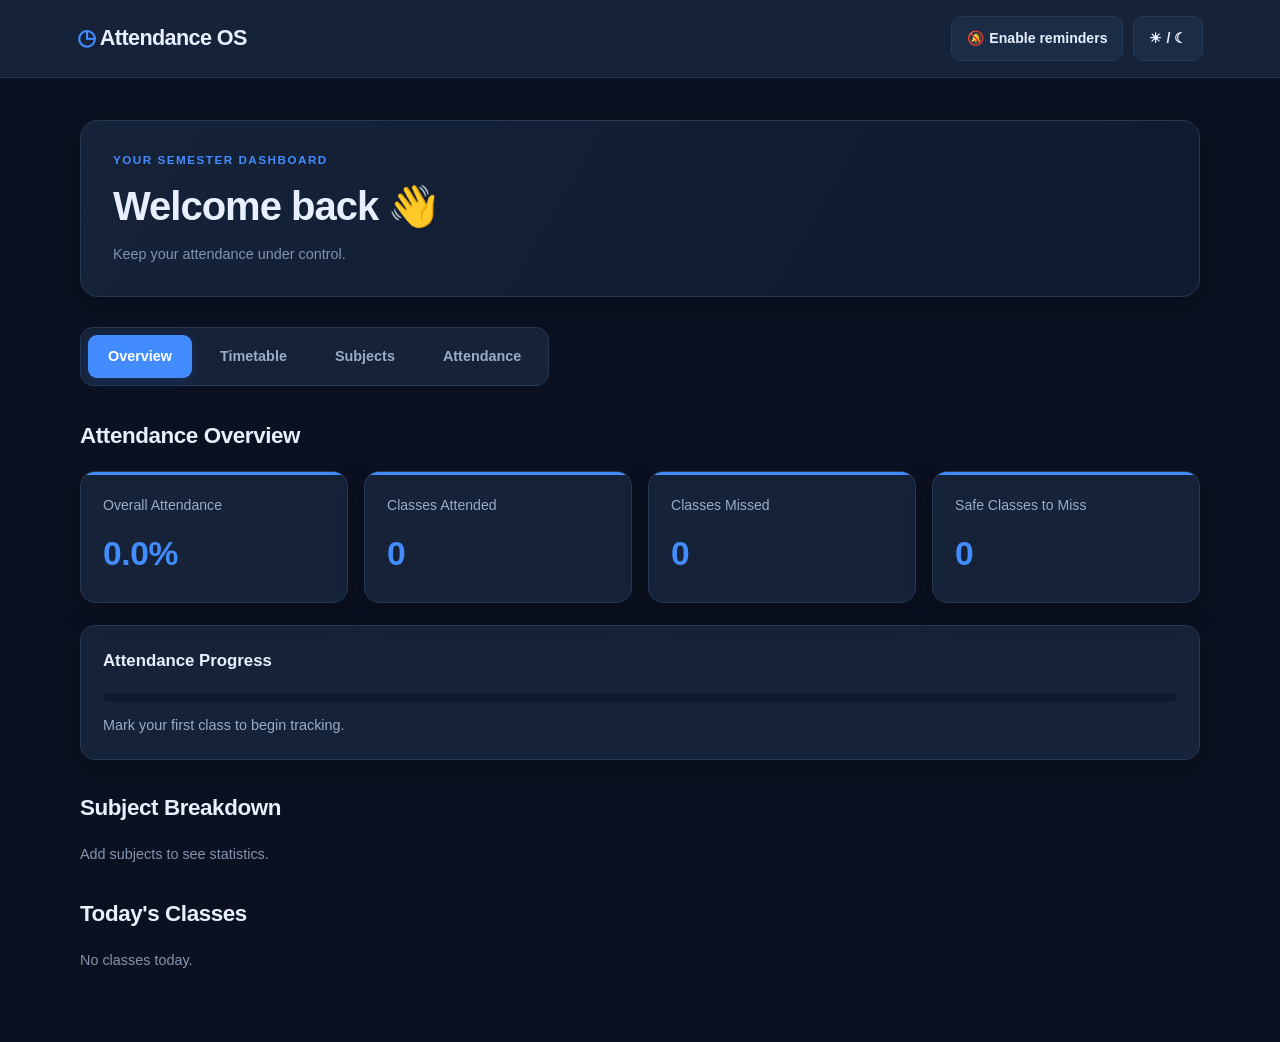
<file: index.html>
<!DOCTYPE html>
<html lang="en">
<head>
    <meta charset="UTF-8">
    <meta name="viewport" content="width=device-width, initial-scale=1.0">
    <title>Campus Attendance — Overview</title>
    <meta name="theme-color" content="#0b1120">
    <meta name="apple-mobile-web-app-capable" content="yes">
    <meta name="apple-mobile-web-app-status-bar-style" content="black-translucent">
    <link rel="manifest" href="manifest.json">
    <link rel="apple-touch-icon" href="icons/icon-192.png">
    <link rel="stylesheet" href="style.css">
    <script src="app.js" defer></script>
</head>
<body>
<header>
    <div class="logo">◷ Attendance OS</div>
    <div class="header-actions">
        <button id="reminderBtn" type="button">🔔 Enable reminders</button>
        <button id="themeBtn" type="button" aria-label="Toggle colour theme">☀ / ☾</button>
    </div>
</header>

<main>
    <section class="welcome">
        <div>
            <p class="muted">YOUR SEMESTER DASHBOARD</p>
            <h1>Welcome back 👋</h1>
            <p class="muted">Keep your attendance under control.</p>
        </div>
    </section>

    <nav>
        <a class="tab active" href="index.html">Overview</a>
        <a class="tab" href="timetable.html">Timetable</a>
        <a class="tab" href="subjects.html">Subjects</a>
        <a class="tab" href="attendance.html">Attendance</a>
    </nav>

    <section>
        <h2>Attendance Overview</h2>
        <div class="stats">
            <div class="card"><p>Overall Attendance</p><h2 id="overall">0%</h2></div>
            <div class="card"><p>Classes Attended</p><h2 id="present">0</h2></div>
            <div class="card"><p>Classes Missed</p><h2 id="absent">0</h2></div>
            <div class="card"><p>Safe Classes to Miss</p><h2 id="safe">0</h2></div>
        </div>

        <div class="card progress-card">
            <h3>Attendance Progress</h3>
            <div class="progress"><div id="progressBar"></div></div>
            <p id="status">Target: 75%</p>
        </div>

        <h2>Subject Breakdown</h2>
        <div id="subjectStats" class="subject-grid"></div>

        <h2>Today's Classes</h2>
        <div id="todayClasses"></div>
    </section>
</main>
</body>
</html>
</file>
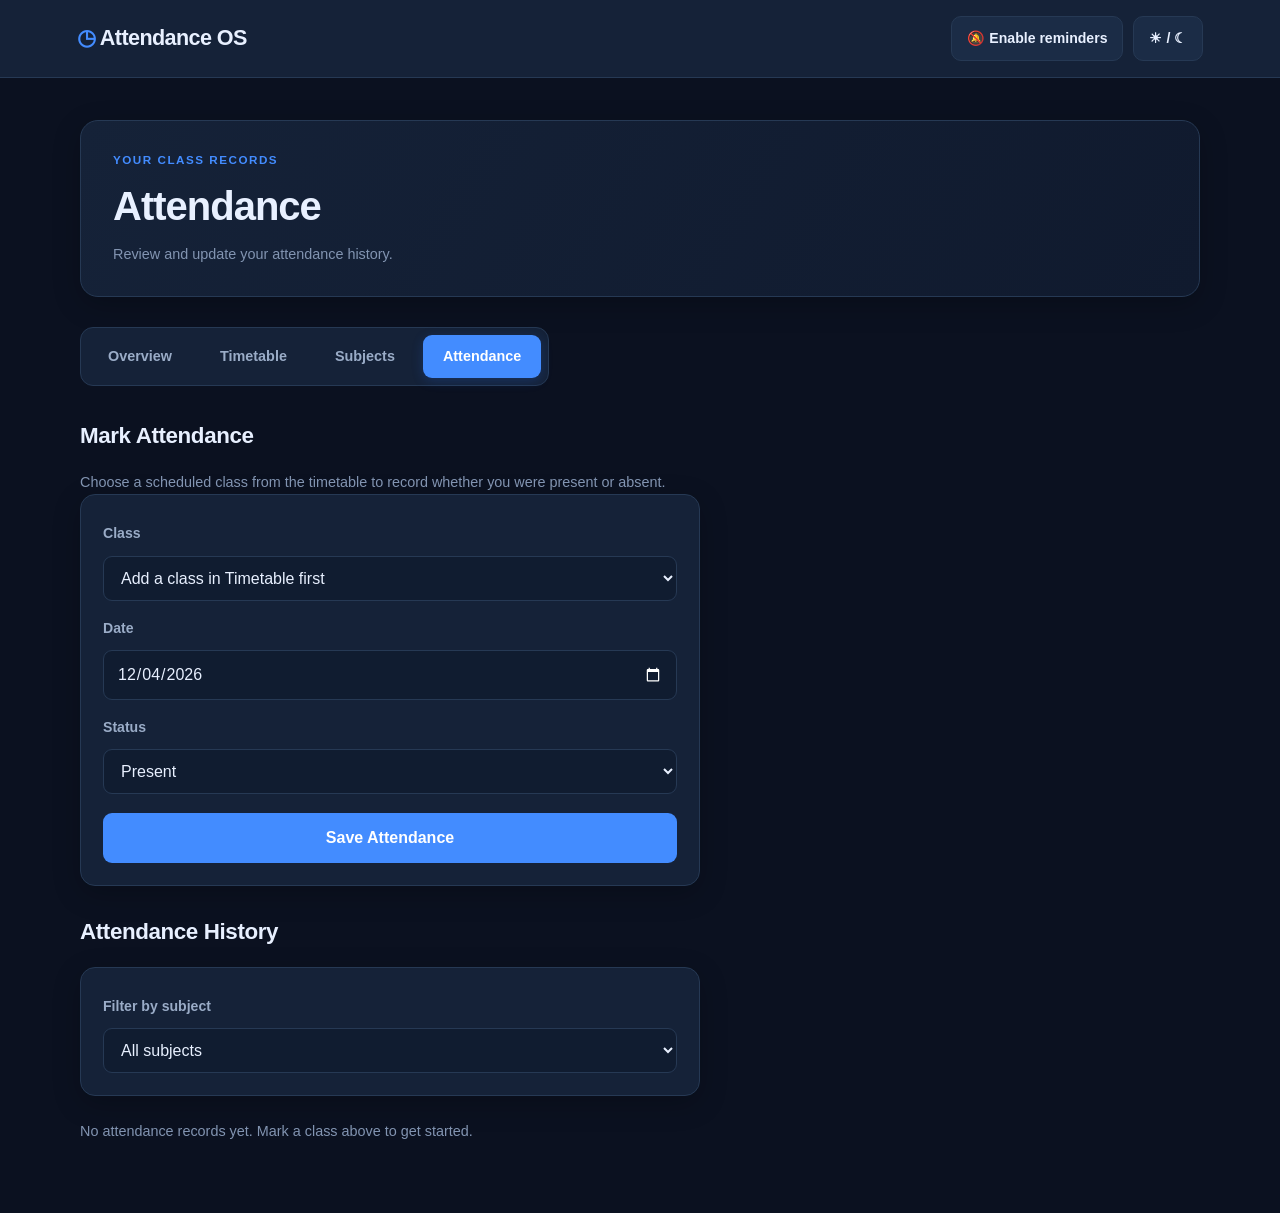
<file: attendance.html>
<!DOCTYPE html>
<html lang="en">
<head>
    <meta charset="UTF-8">
    <meta name="viewport" content="width=device-width, initial-scale=1.0">
    <title>Campus Attendance — Attendance</title>
    <meta name="theme-color" content="#0b1120">
    <meta name="apple-mobile-web-app-capable" content="yes">
    <meta name="apple-mobile-web-app-status-bar-style" content="black-translucent">
    <link rel="manifest" href="manifest.json">
    <link rel="apple-touch-icon" href="icons/icon-192.png">
    <link rel="stylesheet" href="style.css">
    <script src="app.js" defer></script>
</head>
<body>
<header>
    <div class="logo">◷ Attendance OS</div>
    <div class="header-actions">
        <button id="reminderBtn" type="button">🔔 Enable reminders</button>
        <button id="themeBtn" type="button" aria-label="Toggle colour theme">☀ / ☾</button>
    </div>
</header>

<main>
    <section class="welcome">
        <div>
            <p class="muted">YOUR CLASS RECORDS</p>
            <h1>Attendance</h1>
            <p class="muted">Review and update your attendance history.</p>
        </div>
    </section>

    <nav>
        <a class="tab" href="index.html">Overview</a>
        <a class="tab" href="timetable.html">Timetable</a>
        <a class="tab" href="subjects.html">Subjects</a>
        <a class="tab active" href="attendance.html">Attendance</a>
    </nav>

    <section>
        <h2>Mark Attendance</h2>
        <p class="muted">Choose a scheduled class from the timetable to record whether you were present or absent.</p>
        <div class="card form">
            <label for="recordClass">Class</label>
            <select id="recordClass"></select>

            <label for="recordDate">Date</label>
            <input type="date" id="recordDate">

            <label for="recordStatus">Status</label>
            <select id="recordStatus">
                <option value="Present">Present</option>
                <option value="Absent">Absent</option>
            </select>

            <button class="primary" id="saveAttendance" type="button">Save Attendance</button>
        </div>

        <h2>Attendance History</h2>
        <div class="card form">
            <label for="filterSubject">Filter by subject</label>
            <select id="filterSubject">
                <option value="all">All subjects</option>
            </select>
        </div>
        <div id="attendanceHistory"></div>
    </section>
</main>
</body>
</html>
</file>
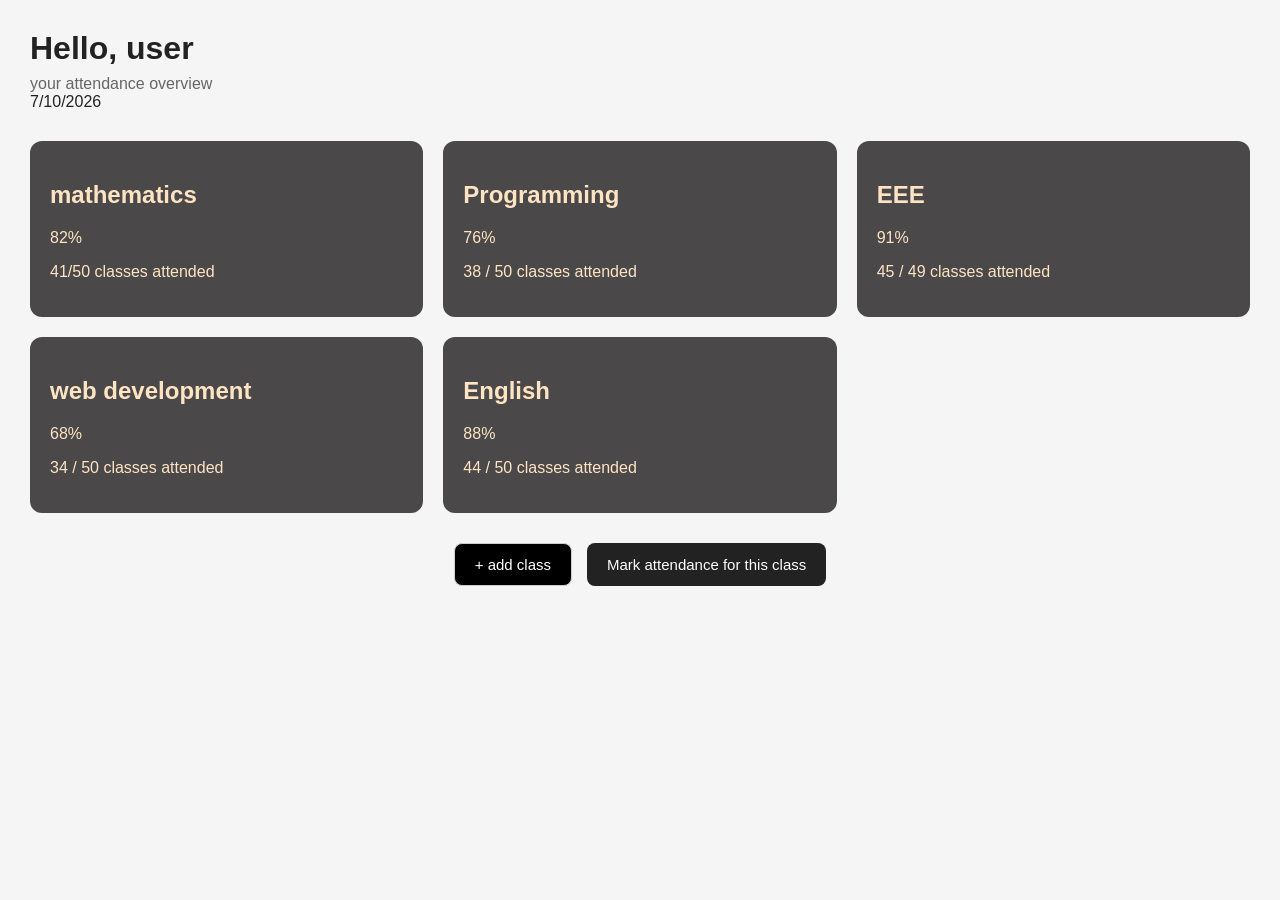
<file: home page.html>
<!DOCTYPE html>
<html>
<header class="dashboard">
    <div>
        <h1>Hello, <span id="username">user</span></h1>
        <p>your attendance overview</p>
    </div>
    <div class="date">
        <span id="date">7/10/2026</span>
    </div>
    <link rel="stylesheet" href="home page.css">
</head>
</header>
<main>

<section class="attendance-grid">
    <div class="attendance-card">
    <h2>mathematics</h2>
    <div class="percentage">82%</div>
    <p>41/50 classes attended</p>
</div>
<div class="attendance-card">
        <h2>Programming</h2>
        <div class="percentage">76%</div>
        <p>38 / 50 classes attended</p>
    </div>

    <div class="attendance-card">
        <h2>EEE</h2>
        <div class="percentage">91%</div>
        <p>45 / 49 classes attended</p>
    </div>

    <div class="attendance-card">
        <h2>web development</h2>
        <div class="percentage">68%</div>
        <p>34 / 50 classes attended</p>
    </div>

    <div class="attendance-card">
        <h2>English</h2>
        <div class="percentage">88%</div>
        <p>44 / 50 classes attended</p>
    </div>
</section>
<div class="actions">
<button id="add-class">+ add class</button>
<button id="mark-attendance">Mark attendance for this class</button>
</div>
</main>
</html>
</file>
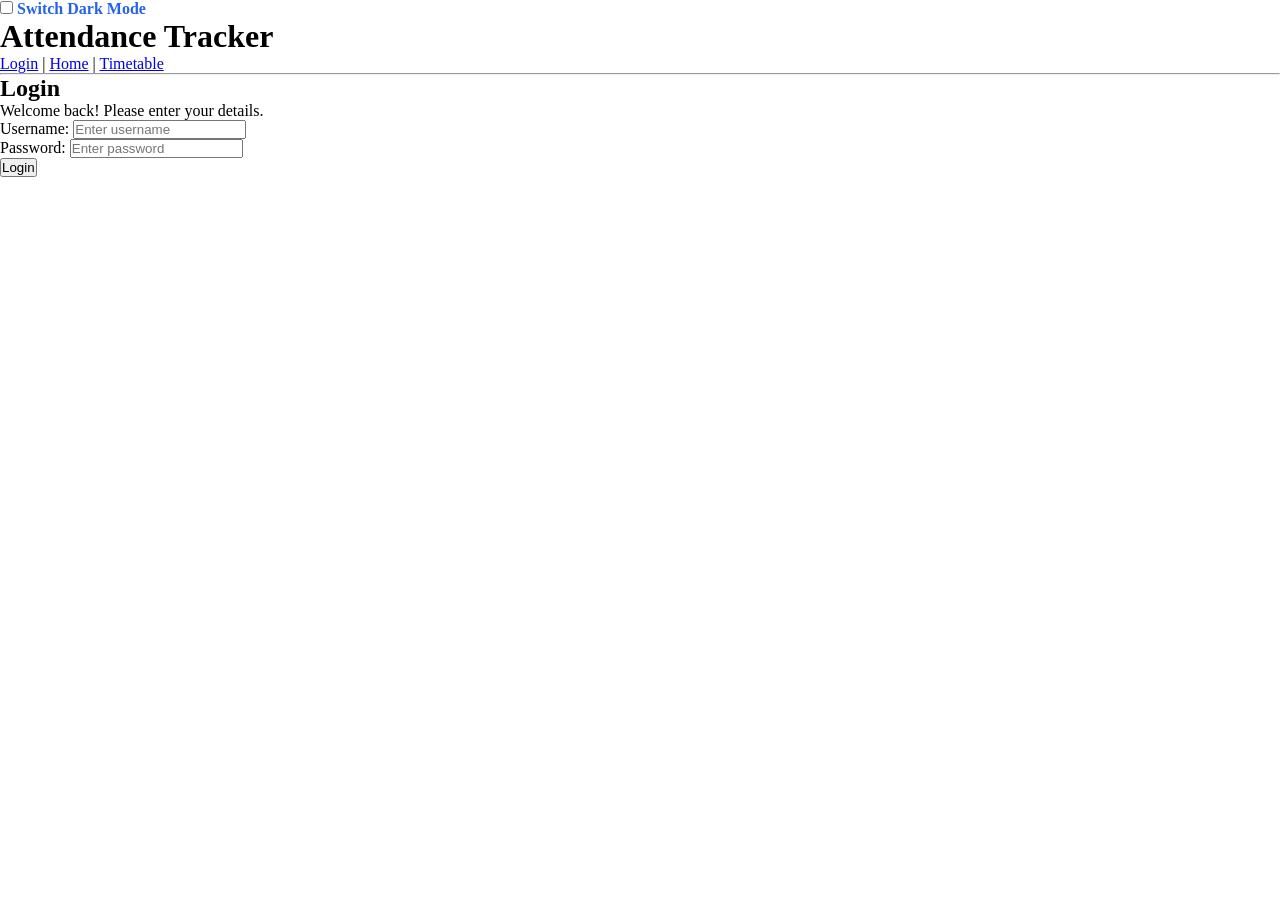
<file: login.html>
<!DOCTYPE html>
<link rel="stylesheet" href="login.css">
<html>
<head>
    <title>Login - Attendance Tracker</title>
</head>

<body>
    <input type="checkbox" id="theme">
<label for="theme" class="a">Switch Dark Mode</label>
<div class="page">


    <h1>Attendance Tracker</h1>

    <nav>
        <a href="login.html">Login</a> |
        <a href="index.html">Home</a> |
        <a href="timetable.html">Timetable</a>
    </nav>

    <hr>

    <h2>Login</h2>
    <p>Welcome back! Please enter your details.</p>

    <form>
        <p>
            <label>Username:</label>
            <input type="text" name="username" placeholder="Enter username" required>
        </p>

        <p>
            <label>Password:</label>
            <input type="password" name="password" placeholder="Enter password" required>
        </p>

        <p>
            <button type="button">Login</button>
        </p>
    </form>
    </div>

</body>
</html>
</file>
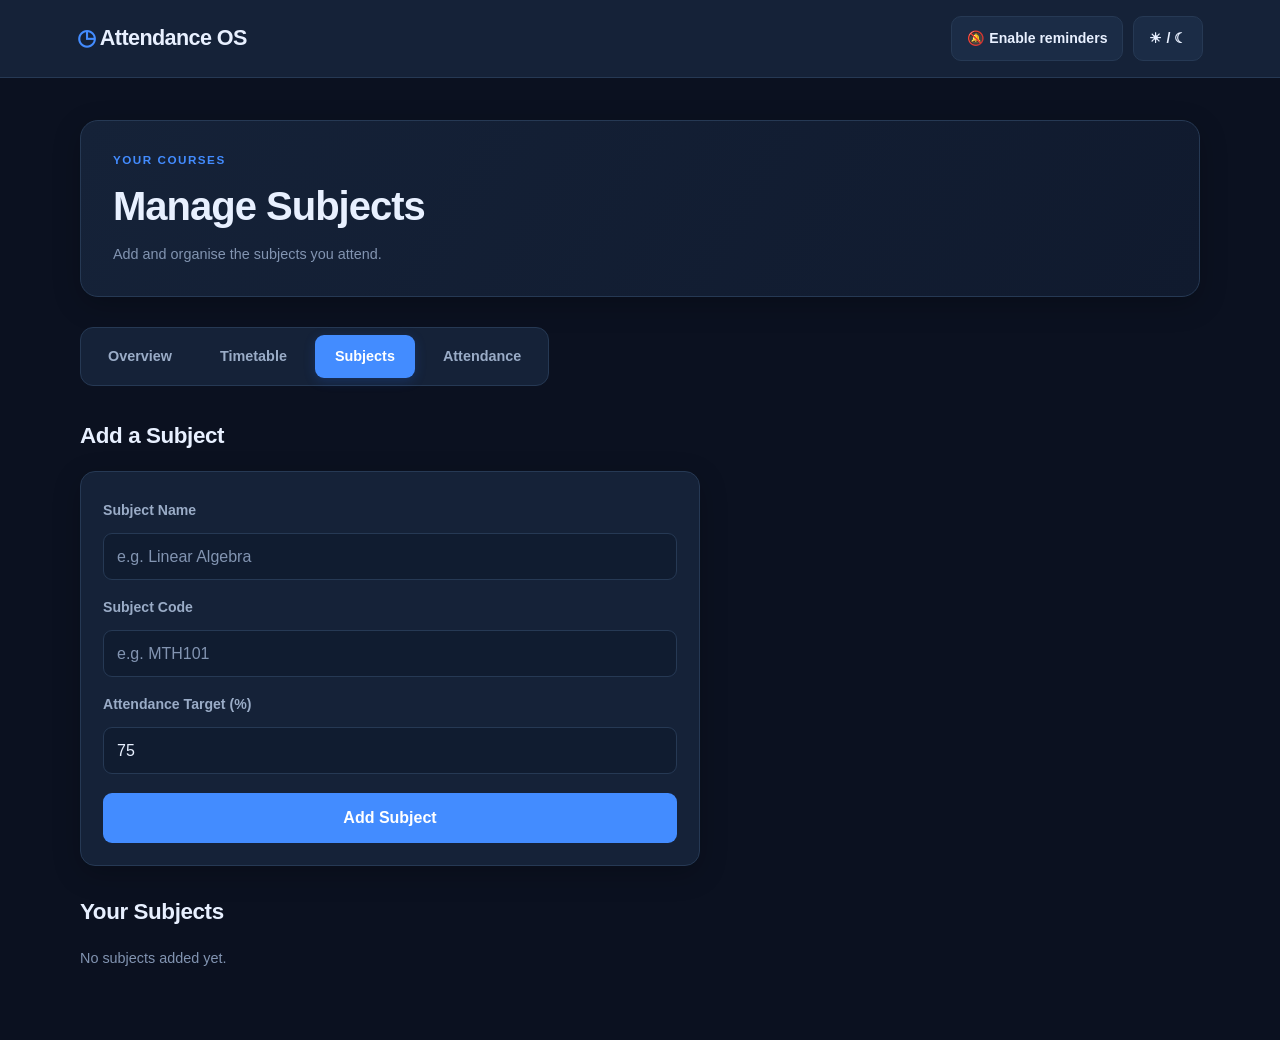
<file: subjects.html>
<!DOCTYPE html>
<html lang="en">
<head>
    <meta charset="UTF-8">
    <meta name="viewport" content="width=device-width, initial-scale=1.0">
    <title>Campus Attendance — Subjects</title>
    <meta name="theme-color" content="#0b1120">
    <meta name="apple-mobile-web-app-capable" content="yes">
    <meta name="apple-mobile-web-app-status-bar-style" content="black-translucent">
    <link rel="manifest" href="manifest.json">
    <link rel="apple-touch-icon" href="icons/icon-192.png">
    <link rel="stylesheet" href="style.css">
    <script src="app.js" defer></script>
</head>
<body>
<header>
    <div class="logo">◷ Attendance OS</div>
    <div class="header-actions">
        <button id="reminderBtn" type="button">🔔 Enable reminders</button>
        <button id="themeBtn" type="button" aria-label="Toggle colour theme">☀ / ☾</button>
    </div>
</header>

<main>
    <section class="welcome">
        <div>
            <p class="muted">YOUR COURSES</p>
            <h1>Manage Subjects</h1>
            <p class="muted">Add and organise the subjects you attend.</p>
        </div>
    </section>

    <nav>
        <a class="tab" href="index.html">Overview</a>
        <a class="tab" href="timetable.html">Timetable</a>
        <a class="tab active" href="subjects.html">Subjects</a>
        <a class="tab" href="attendance.html">Attendance</a>
    </nav>

    <section>
        <h2>Add a Subject</h2>
        <div class="card form">
            <label for="subjectName">Subject Name</label>
            <input type="text" id="subjectName" placeholder="e.g. Linear Algebra">

            <label for="subjectCode">Subject Code</label>
            <input type="text" id="subjectCode" placeholder="e.g. MTH101">

            <label for="target">Attendance Target (%)</label>
            <input type="number" id="target" value="75" min="1" max="100">

            <button class="primary" id="addSubject" type="button">Add Subject</button>
        </div>

        <h2>Your Subjects</h2>
        <div id="subjectList"></div>
    </section>
</main>
</body>
</html>
</file>
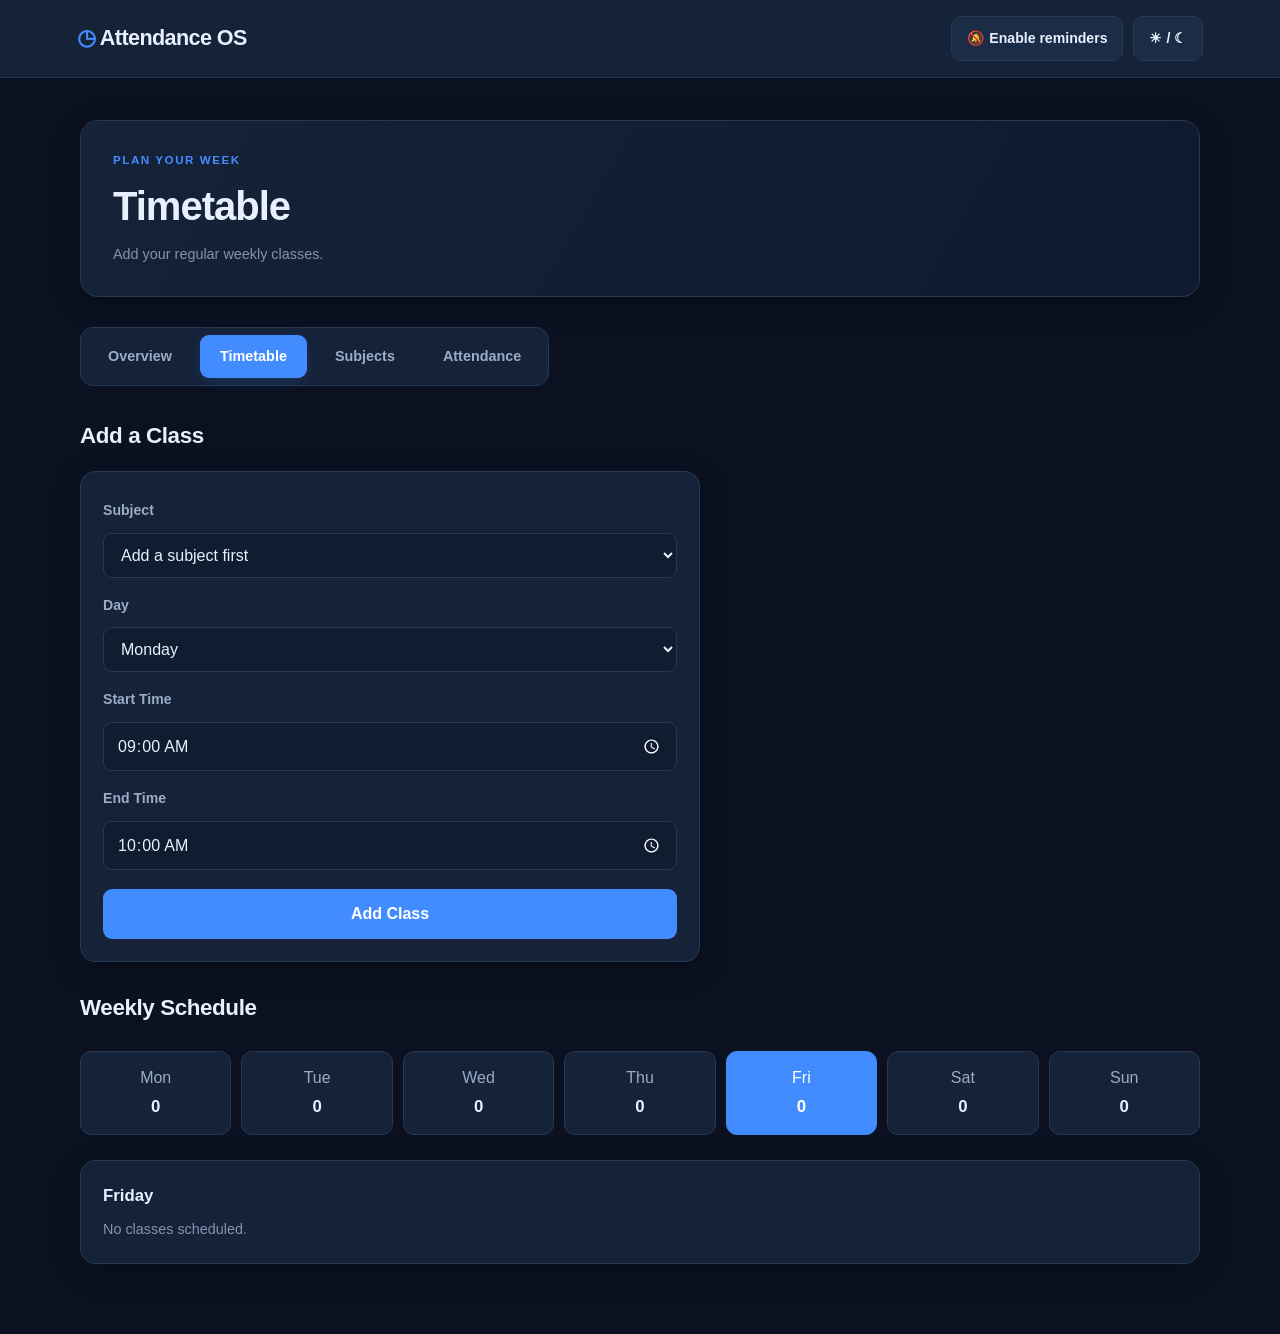
<file: timetable.html>
<!DOCTYPE html>
<html lang="en">
<head>
    <meta charset="UTF-8">
    <meta name="viewport" content="width=device-width, initial-scale=1.0">
    <title>Campus Attendance — Timetable</title>
    <meta name="theme-color" content="#0b1120">
    <meta name="apple-mobile-web-app-capable" content="yes">
    <meta name="apple-mobile-web-app-status-bar-style" content="black-translucent">
    <link rel="manifest" href="manifest.json">
    <link rel="apple-touch-icon" href="icons/icon-192.png">
    <link rel="stylesheet" href="style.css">
    <script src="app.js" defer></script>
</head>
<body>
<header>
    <div class="logo">◷ Attendance OS</div>
    <div class="header-actions">
        <button id="reminderBtn" type="button">🔔 Enable reminders</button>
        <button id="themeBtn" type="button" aria-label="Toggle colour theme">☀ / ☾</button>
    </div>
</header>

<main>
    <section class="welcome">
        <div>
            <p class="muted">PLAN YOUR WEEK</p>
            <h1>Timetable</h1>
            <p class="muted">Add your regular weekly classes.</p>
        </div>
    </section>

    <nav>
        <a class="tab" href="index.html">Overview</a>
        <a class="tab active" href="timetable.html">Timetable</a>
        <a class="tab" href="subjects.html">Subjects</a>
        <a class="tab" href="attendance.html">Attendance</a>
    </nav>

    <section>
        <h2>Add a Class</h2>
        <div class="card form">
            <label for="classSubject">Subject</label>
            <select id="classSubject"></select>

            <label for="classDay">Day</label>
            <select id="classDay">
                <option>Monday</option><option>Tuesday</option>
                <option>Wednesday</option><option>Thursday</option>
                <option>Friday</option><option>Saturday</option><option>Sunday</option>
            </select>

            <label for="startTime">Start Time</label>
            <input type="time" id="startTime" value="09:00">

            <label for="endTime">End Time</label>
            <input type="time" id="endTime" value="10:00">

            <button class="primary" id="addClass" type="button">Add Class</button>
        </div>

        <h2>Weekly Schedule</h2>
        <div class="days" id="days"></div>
        <div class="card">
            <h3 id="selectedDay">Monday</h3>
            <div id="dayClasses"></div>
        </div>
    </section>
</main>
</body>
</html>
</file>
<file: style.css>
/* =========================================
   ATTENDANCE OS — BLUE DESIGN SYSTEM
   Dark mode: Navy + Electric Blue
   Light mode: Cool White + Royal Blue
========================================= */

:root {
    color-scheme: dark;

    --bg: #0b1120;
    --bg-secondary: #101a2e;
    --surface: #152238;
    --surface-hover: #1b2c46;

    --text: #e8f0ff;
    --text-secondary: #9aacc7;
    --muted: #8294b1;

    --primary: #438cff;
    --primary-hover: #2674ed;
    --primary-soft: rgba(67, 140, 255, 0.14);

    --border: #263954;
    --input-bg: #101c30;

    --success: #35c98b;
    --danger: #ff647c;
    --warning: #f5bd58;

    --shadow: 0 8px 28px rgba(0, 0, 0, 0.22);
}

/* =========================================
   LIGHT MODE
========================================= */

body.light {
    color-scheme: light;

    --bg: #f3f7fc;
    --bg-secondary: #eaf1fa;
    --surface: #ffffff;
    --surface-hover: #f1f6ff;

    --text: #172b49;
    --text-secondary: #526985;
    --muted: #7286a2;

    --primary: #246bea;
    --primary-hover: #1458cf;
    --primary-soft: rgba(36, 107, 234, 0.10);

    --border: #dce6f3;
    --input-bg: #f8faff;

    --success: #159b68;
    --danger: #dc405c;
    --warning: #bd811d;

    --shadow: 0 6px 24px rgba(30, 65, 110, 0.07);
}

/* =========================================
   GLOBAL
========================================= */

* {
    box-sizing: border-box;
    margin: 0;
    padding: 0;
}

html {
    scroll-behavior: smooth;
}

body {
    min-height: 100vh;
    background: var(--bg);
    color: var(--text);
    font-family: -apple-system, BlinkMacSystemFont, "Segoe UI",
                 Roboto, Helvetica, Arial, sans-serif;
    line-height: 1.6;
    transition: background 0.25s ease, color 0.25s ease;
}

button,
input,
select {
    font: inherit;
}

button {
    cursor: pointer;
    transition: background 0.2s ease,
                border-color 0.2s ease,
                transform 0.15s ease;
}

button:active {
    transform: scale(0.98);
}

.hidden {
    display: none !important;
}

.muted {
    color: var(--muted);
    font-size: 0.9rem;
}

/* =========================================
   HEADER
========================================= */

header {
    min-height: 76px;
    padding: 16px 6%;
    display: flex;
    justify-content: space-between;
    align-items: center;
    gap: 16px;

    background: var(--surface);
    border-bottom: 1px solid var(--border);
    position: sticky;
    top: 0;
    z-index: 100;

    transition: background 0.25s ease;
}

.logo {
    font-size: 1.35rem;
    font-weight: 750;
    letter-spacing: -0.6px;
    color: var(--text);
}

.logo::first-letter {
    color: var(--primary);
}

.header-actions {
    display: flex;
    align-items: center;
    gap: 10px;
}

.header-actions button {
    padding: 10px 15px;
    border: 1px solid var(--border);
    border-radius: 10px;
    background: var(--surface-hover);
    color: var(--text);
    font-size: 0.88rem;
    font-weight: 600;
}

.header-actions button:hover {
    border-color: var(--primary);
    background: var(--primary-soft);
}

.header-actions button:disabled {
    opacity: 0.55;
    cursor: not-allowed;
}

/* =========================================
   MAIN LAYOUT
========================================= */

main {
    width: min(1120px, 88%);
    margin: 42px auto 70px;
}

/* =========================================
   WELCOME SECTION
========================================= */

.welcome {
    padding: 30px 32px;
    margin-bottom: 30px;
    border: 1px solid var(--border);
    border-radius: 18px;

    background:
        linear-gradient(
            120deg,
            var(--surface),
            var(--bg-secondary)
        );
    box-shadow: var(--shadow);
}

.welcome h1 {
    font-size: clamp(1.8rem, 4vw, 2.5rem);
    font-weight: 750;
    letter-spacing: -1px;
    margin: 5px 0;
}

.welcome .muted:first-child {
    color: var(--primary);
    font-weight: 750;
    font-size: 0.73rem;
    letter-spacing: 1.5px;
}

/* =========================================
   NAVIGATION
========================================= */

nav {
    display: flex;
    gap: 8px;
    padding: 7px;
    margin-bottom: 32px;

    background: var(--surface);
    border: 1px solid var(--border);
    border-radius: 13px;
    width: fit-content;
}

.tab {
    border: none;
    border-radius: 9px;
    padding: 10px 20px;
    background: transparent;
    color: var(--text-secondary);
    font-weight: 650;
    font-size: 0.9rem;
}

.tab:hover {
    color: var(--text);
    background: var(--surface-hover);
}

.tab.active {
    background: var(--primary);
    color: white;
    box-shadow: 0 3px 12px rgba(36, 107, 234, 0.22);
}

/* =========================================
   HEADINGS
========================================= */

h2 {
    font-size: 1.4rem;
    letter-spacing: -0.4px;
    margin: 28px 0 17px;
}

h3 {
    font-size: 1.05rem;
    font-weight: 700;
    margin-bottom: 8px;
}

/* =========================================
   CARDS
========================================= */

.card {
    background: var(--surface);
    border: 1px solid var(--border);
    border-radius: 15px;
    padding: 22px;
    box-shadow: var(--shadow);
    min-width: 0;

    transition: background 0.25s ease,
                border-color 0.25s ease;
}

.card > p {
    color: var(--text-secondary);
}

.card h2 {
    margin: 8px 0 0;
    font-size: 2rem;
    color: var(--primary);
    font-weight: 750;
}

/* =========================================
   DASHBOARD STATS
========================================= */

.stats {
    display: grid;
    grid-template-columns: repeat(4, minmax(0, 1fr));
    gap: 16px;
    margin-bottom: 22px;
}

.stats .card {
    position: relative;
    overflow: hidden;
}

.stats .card::before {
    content: "";
    position: absolute;
    top: 0;
    left: 0;
    height: 3px;
    width: 100%;
    background: var(--primary);
}

.stats .card p {
    font-size: 0.88rem;
    color: var(--text-secondary);
}

.stats .card h2 {
    font-size: 2.1rem;
    margin-top: 10px;
}

/* =========================================
   PROGRESS BARS
========================================= */

.progress-card {
    margin-bottom: 30px;
}

.progress-card h3 {
    margin-bottom: 18px;
}

.progress {
    width: 100%;
    height: 9px;
    overflow: hidden;
    border-radius: 20px;
    background: var(--bg-secondary);
    margin: 12px 0;
}

.progress div {
    height: 100%;
    width: 0;
    border-radius: inherit;

    background: linear-gradient(
        90deg,
        #2874ee,
        #62b4ff
    );

    transition: width 0.35s ease;
}

.progress-card #status {
    color: var(--text-secondary);
    font-size: 0.9rem;
    margin-top: 12px;
}

/* =========================================
   SUBJECT GRID
========================================= */

.subject-grid {
    display: grid;
    grid-template-columns: repeat(2, minmax(0, 1fr));
    gap: 16px;
    margin-bottom: 30px;
}

.subject-grid .card h3 {
    margin-bottom: 8px;
}

.subject-grid .card h2 {
    margin: 4px 0;
    font-size: 1.8rem;
}

/* =========================================
   FORMS
========================================= */

.form {
    display: flex;
    flex-direction: column;
    gap: 11px;
    max-width: 620px;
    margin-bottom: 24px;
}

label {
    color: var(--text-secondary);
    font-weight: 650;
    font-size: 0.88rem;
    margin-top: 5px;
}

input,
select {
    width: 100%;
    min-height: 45px;
    padding: 10px 13px;

    color: var(--text);
    background: var(--input-bg);
    border: 1px solid var(--border);
    border-radius: 9px;
    outline: none;

    transition: border-color 0.2s ease,
                box-shadow 0.2s ease;
}

input::placeholder {
    color: var(--muted);
}

input:focus,
select:focus {
    border-color: var(--primary);
    box-shadow: 0 0 0 3px var(--primary-soft);
}

select option {
    background: var(--surface);
    color: var(--text);
}

/* =========================================
   BUTTONS
========================================= */

.primary {
    border: none;
    border-radius: 9px;
    padding: 12px 18px;
    background: var(--primary);
    color: white;
    font-weight: 700;
    margin-top: 8px;
}

.primary:hover {
    background: var(--primary-hover);
}

button.danger {
    background: rgba(255, 100, 124, 0.10);
    border: 1px solid rgba(255, 100, 124, 0.25);
    color: var(--danger);
    border-radius: 9px;
    padding: 9px 13px;
    font-weight: 650;
}

button.danger:hover {
    background: rgba(255, 100, 124, 0.18);
}

/* =========================================
   SUBJECT LIST
========================================= */

#subjectList {
    display: flex;
    flex-direction: column;
    gap: 14px;
}

.subject-row {
    display: flex;
    justify-content: space-between;
    align-items: center;
    gap: 18px;
}

.subject-row .progress {
    max-width: 420px;
}

/* =========================================
   TIMETABLE DAYS
========================================= */

.days {
    display: grid;
    grid-template-columns: repeat(7, minmax(0, 1fr));
    gap: 10px;
    margin: 25px 0;
}

.day {
    padding: 13px 8px;
    border: 1px solid var(--border);
    border-radius: 11px;
    background: var(--surface);
    color: var(--text-secondary);

    display: flex;
    flex-direction: column;
    align-items: center;
    gap: 4px;
}

.day strong {
    font-size: 1.05rem;
    color: var(--text);
}

.day:hover {
    border-color: var(--primary);
    background: var(--primary-soft);
}

.day.selected {
    background: var(--primary);
    border-color: var(--primary);
    color: white;
}

.day.selected strong {
    color: white;
}

/* =========================================
   CLASS ROWS
========================================= */

#dayClasses,
#todayClasses {
    display: flex;
    flex-direction: column;
    gap: 12px;
}

.class-row {
    display: flex;
    align-items: center;
    gap: 12px;
    padding: 15px 17px;

    background: var(--surface);
    border: 1px solid var(--border);
    border-radius: 12px;

    transition: border-color 0.2s ease,
                background 0.2s ease;
}

.class-row:hover {
    border-color: var(--primary);
}

.class-row > div {
    flex: 1;
    min-width: 0;
}

.class-row strong {
    font-size: 0.96rem;
}

.class-row p {
    margin-top: 3px;
    font-size: 0.85rem;
}

.class-row span {
    color: var(--text-secondary);
    font-size: 0.85rem;
    font-weight: 600;
}

.class-row button:not(.danger) {
    background: var(--primary-soft);
    color: var(--primary);
    border: 1px solid rgba(67, 140, 255, 0.25);
    padding: 8px 13px;
    border-radius: 8px;
    font-weight: 700;
}

.class-row button:not(.danger):hover {
    background: var(--primary);
    color: white;
}

/* =========================================
   FOCUS ACCESSIBILITY
========================================= */

button:focus-visible {
    outline: 3px solid var(--primary);
    outline-offset: 3px;
}

/* =========================================
   RESPONSIVE — TABLETS
========================================= */

@media (max-width: 850px) {
    main {
        width: 92%;
    }

    .stats {
        grid-template-columns: repeat(2, minmax(0, 1fr));
    }

    .days {
        gap: 6px;
    }

    .day {
        padding: 11px 5px;
        font-size: 0.85rem;
    }
}

/* =========================================
   RESPONSIVE — PHONES
========================================= */

@media (max-width: 560px) {
    header {
        padding: 13px 4%;
        min-height: 66px;
    }

    .logo {
        font-size: 1.08rem;
    }

    .header-actions {
        gap: 6px;
    }

    .header-actions button {
        padding: 9px 10px;
        font-size: 0.77rem;
    }

    main {
        width: 92%;
        margin: 25px auto 45px;
    }

    .welcome {
        padding: 23px 20px;
        border-radius: 14px;
    }

    .welcome h1 {
        font-size: 1.8rem;
    }

    nav {
        width: 100%;
        justify-content: space-between;
        gap: 4px;
        margin-bottom: 25px;
    }

    .tab {
        flex: 1;
        padding: 10px 5px;
        font-size: 0.82rem;
    }

    h2 {
        font-size: 1.25rem;
        margin: 23px 0 14px;
    }

    .stats {
        gap: 10px;
    }

    .stats .card {
        padding: 16px;
    }

    .stats .card p {
        font-size: 0.78rem;
    }

    .stats .card h2 {
        font-size: 1.7rem;
    }

    .card {
        padding: 17px;
        border-radius: 12px;
    }

    .subject-grid {
        grid-template-columns: 1fr;
        gap: 11px;
    }

    .subject-row {
        align-items: flex-start;
    }

    .days {
        grid-template-columns: repeat(4, minmax(0, 1fr));
    }

    .class-row {
        padding: 12px;
        gap: 8px;
        flex-wrap: wrap;
    }

    .class-row > div {
        flex-basis: 100%;
    }

    .class-row button {
        flex: 1;
    }

    .form {
        padding: 17px;
    }
}

/* =========================================
   SMALL PHONES
========================================= */

@media (max-width: 360px) {
    .header-actions button {
        padding: 8px;
        font-size: 0.7rem;
    }

    .logo {
        font-size: 0.95rem;
    }

    .stats .card {
        padding: 12px;
    }

    .stats .card h2 {
        font-size: 1.5rem;
    }
}


/* Multi-page navigation: the navigation items are links now. */
nav a {
    text-decoration: none;
    display: block;
}

/* Attendance record status labels */
.attendance-present {
    color: var(--success) !important;
}
.attendance-absent {
    color: var(--danger) !important;
}
</file>
<file: home page.css>
* {
    box-sizing: border-box;
}

body {
    margin: 0;
    padding: 30px;
    font-family: Arial, sans-serif;
    background-color: #f5f5f5;
    color: #222;
}
header {
    margin-bottom: 30px;
}

header h1 {
    font-size: 32px;
    margin: 0 0 8px 0;
}

header p {
    margin: 0;
    color: #666;
    font-size: 16px;
}
.attendance-grid {
    display: grid;
    grid-template-columns: repeat(3, 1fr);
    gap: 20px;
}
.attendance-card {
    background-color: rgb(74, 72, 72);
    padding: 20px;
    border-radius: 12px;
    color: bisque;
}
button {
    padding: 12px 20px;
    border: none;
    border-radius: 8px;
    font-size: 15px;
    cursor: pointer;
}
.actions {
    margin-top: 30px;
    display: flex;
    justify-content: center;
    gap: 15px;
}
#add-class {
    background-color: black;
    color: white;
    border: 1px solid #ccc;
}

#mark-attendance {
    background-color: #222;
    color: white;
}
</file>
<file: login.css>
* {
    margin: 0;
    padding: 0;
    box-sizing: border-box;
}
    #theme:checked ~ .page {
        background-color: #121212;
        color: white;
    }

    #theme:checked ~ .page nav {
        background-color: #222;
    }

    #theme:checked ~ .page a {
        color: #90caf9;
    }

    #theme:checked ~ .page table {
        background-color: #222;
        color: white;
    }

    #theme:checked ~ .page th,
    #theme:checked ~ .page td {
        border: 1px solid #555;
    }

    #theme:checked ~ .page input,
    #theme:checked ~ .page select {
        background-color: #333;
        color: white;
    }
    html, body {
    margin: 0;
    padding: 0;
    width: 100%;
    min-height: 100%;
}

.page {
    min-height: 100vh;
    width: 100%;
    box-sizing: border-box;
}

body:has(#theme:checked) {
    background-color: #121212;
}

#theme:checked ~ .page {
    min-height: 100vh;
    width: 100%;
    background-color: #121212;
}
.a {
    color: #2563EB;
    cursor: pointer;
    font-weight: bold;
}
</file>
